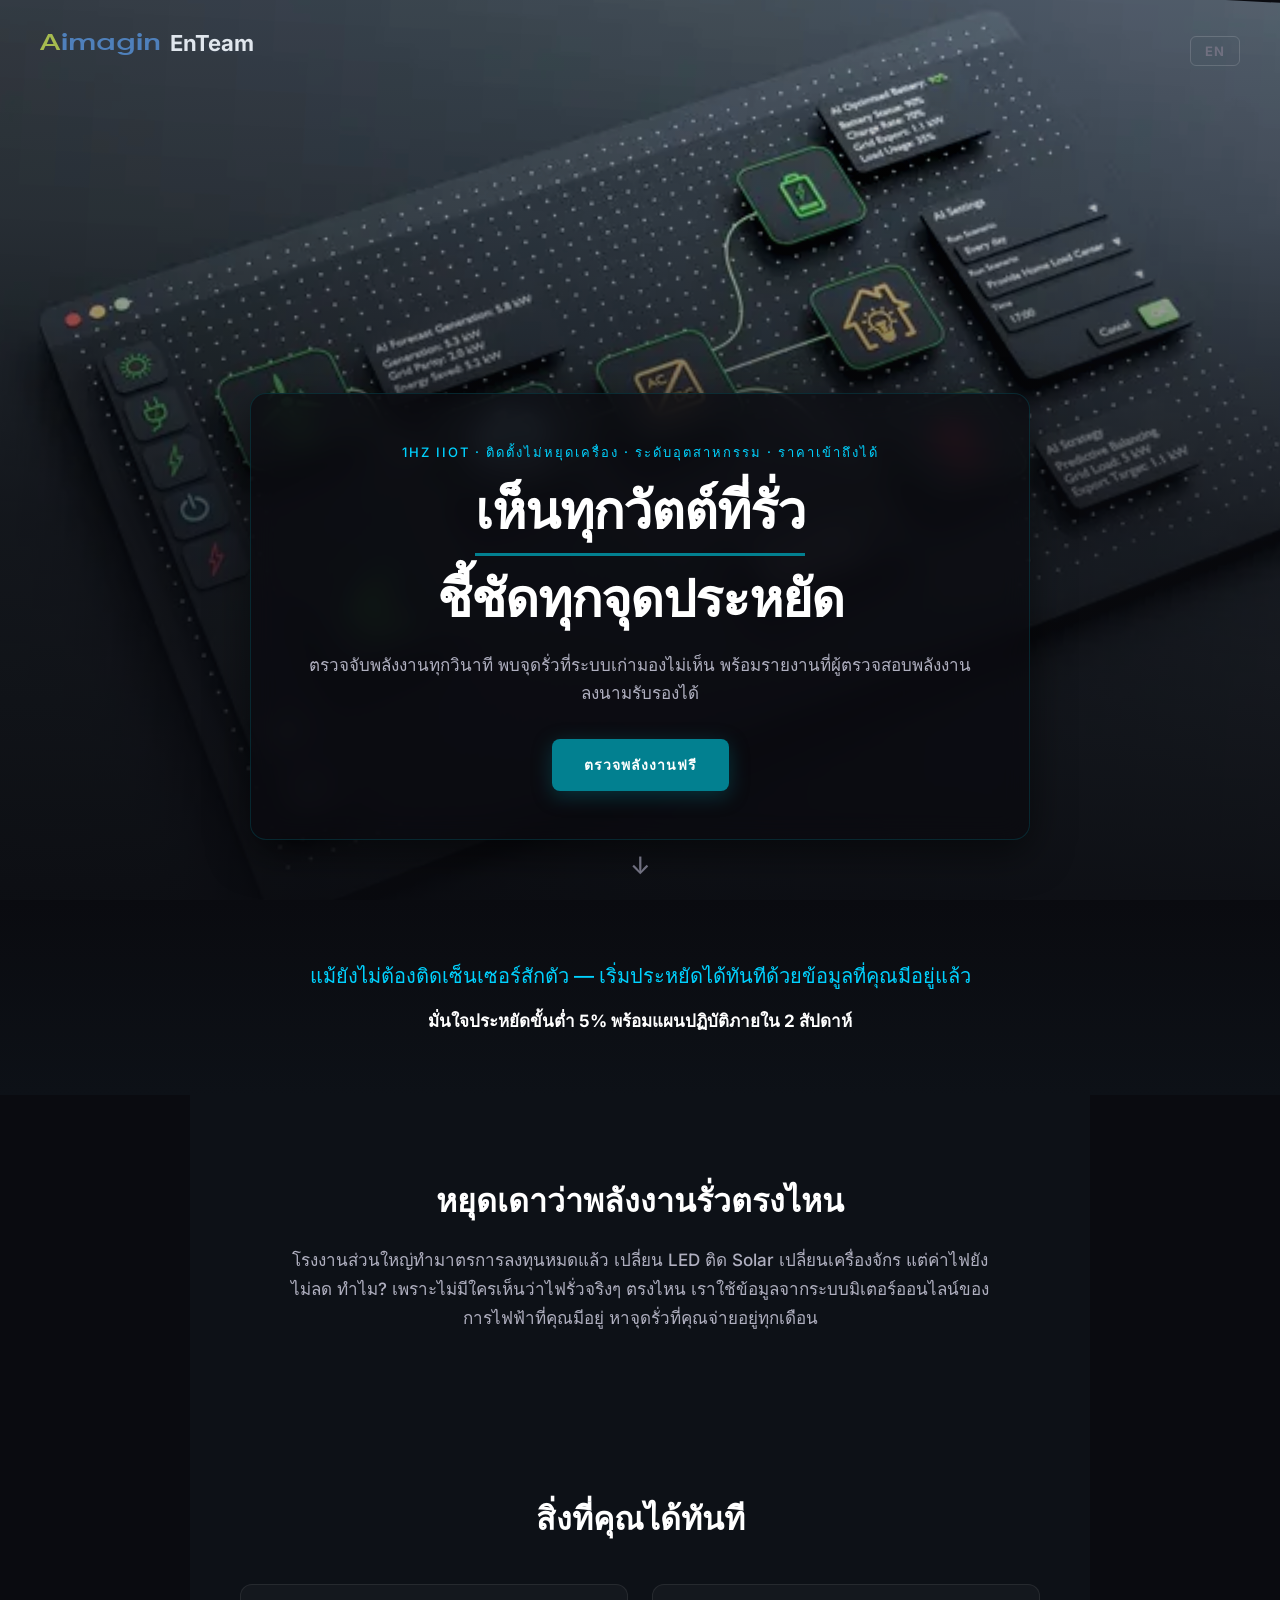
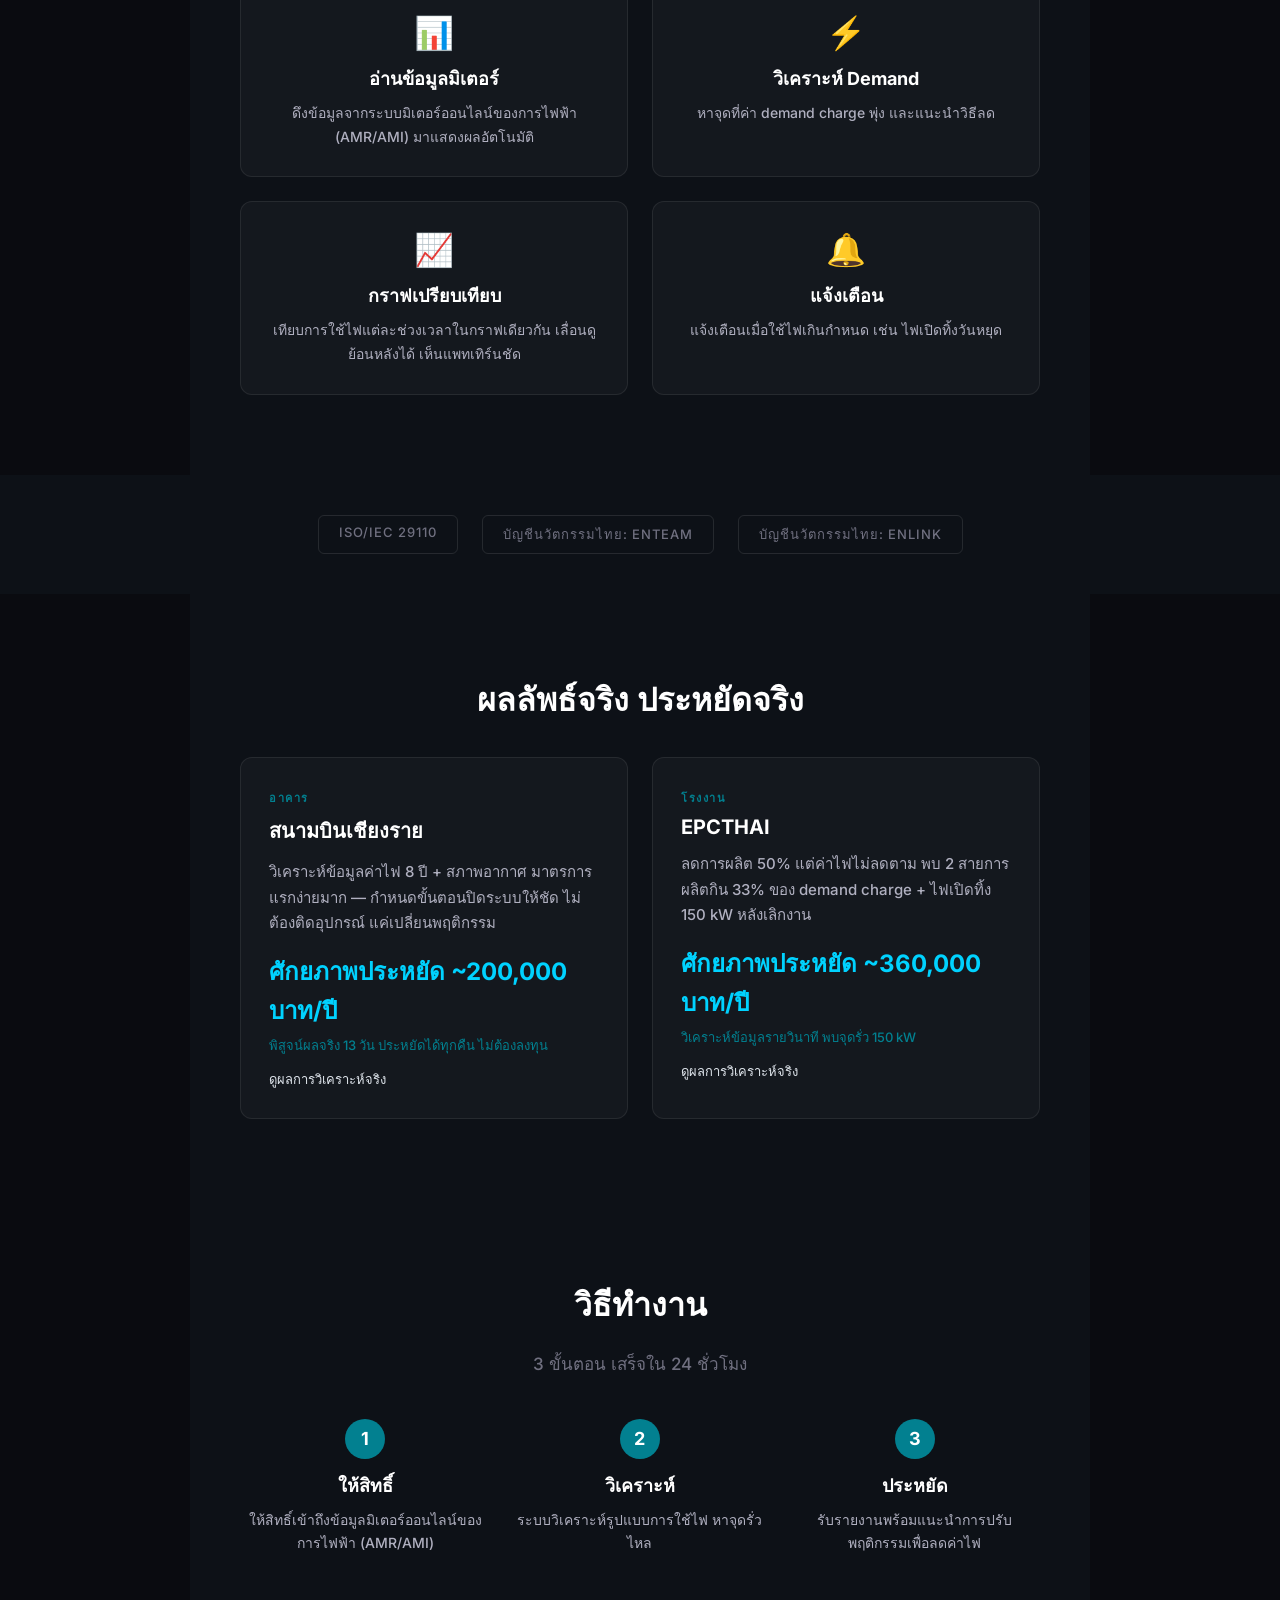
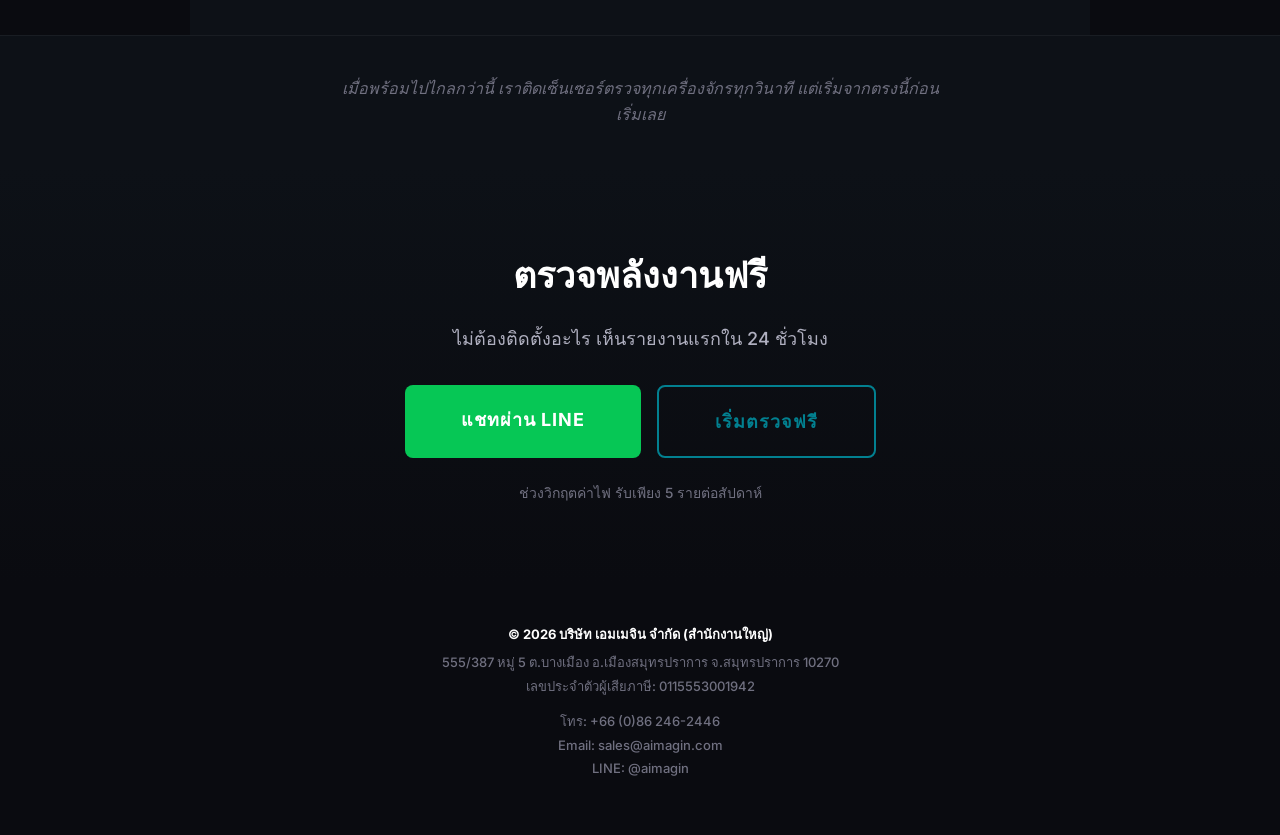
<file: index.html>
<!DOCTYPE html>
<html lang="th">
<head>
  <meta charset="utf-8">
  <!-- Google Analytics -->
  <script async src="https://www.googletagmanager.com/gtag/js?id=G-S3CKZ8LW3E"></script>
  <script>window.dataLayer=window.dataLayer||[];function gtag(){dataLayer.push(arguments);}gtag('js',new Date());gtag('config','G-S3CKZ8LW3E');</script>
  <meta name="viewport" content="width=device-width, initial-scale=1">
  <title>EnTeam — เห็นทุกวัตต์ที่รั่ว</title>
  <meta name="description" content="Real-time energy monitoring for factories and buildings. Install in 15 minutes, see every second, get savings your auditor can sign.">
  <link rel="manifest" href="/manifest.json">
  <meta name="theme-color" content="#028090">
  <link rel="stylesheet" href="/assets/css/style.css">
</head>
<body>
  <a href="#main-content" class="skip-link">ข้ามไปยังเนื้อหาหลัก</a>

  <main id="main-content">

    <!-- ===== SECTION 1: HERO (full viewport) ===== -->
    <section class="hero" aria-label="EnTeam hero">
      <div class="logo">
        <img src="/assets/img/aimagin-logo.svg" alt="Aimagin" class="logo-img">
        <div class="logo-group">
          <span class="logo-text">EnTeam</span>
        </div>
      </div>

      <a href="/en/" class="lang-toggle" aria-label="Switch to EN">
        EN
      </a>

      <div class="hero-bg">
        <picture>
          <source media="(max-width: 768px)" srcset="/assets/img/enteam-hero-mobile.webp">
          <img src="/assets/img/enteam-hero.webp"
               alt="EnTeam IIoT Energy Management Dashboard"
               width="800" height="500" fetchpriority="high">
        </picture>
        <div class="hero-overlay"></div>
      </div>

      <div class="glass-card">
        <p class="hero-tag">1Hz IIoT · ติดตั้งไม่หยุดเครื่อง · ระดับอุตสาหกรรม · ราคาเข้าถึงได้</p>
        <h1 class="hero-headline">
          <span class="underline">เห็นทุกวัตต์ที่รั่ว</span>
          <span class="line-break">ชี้ชัดทุกจุดประหยัด</span>
        </h1>
        <p class="hero-body">ตรวจจับพลังงานทุกวินาที พบจุดรั่วที่ระบบเก่ามองไม่เห็น พร้อมรายงานที่ผู้ตรวจสอบพลังงานลงนามรับรองได้</p>
        <div class="hero-buttons">
          <a href="#cta" class="btn-primary">ตรวจพลังงานฟรี</a>
        </div>
      </div>

      <a href="#bridge" class="scroll-hint" aria-label="Scroll down">↓</a>
    </section>

    <!-- ===== BRIDGE ===== -->
    <section id="bridge" class="section-bridge">
      <p class="bridge-text">แม้ยังไม่ต้องติดเซ็นเซอร์สักตัว — เริ่มประหยัดได้ทันทีด้วยข้อมูลที่คุณมีอยู่แล้ว</p>
      <p class="bridge-promise">มั่นใจประหยัดขั้นต่ำ 5% พร้อมแผนปฏิบัติภายใน 2 สัปดาห์</p>
    </section>

    <!-- ===== SECTION 2: PROBLEM ===== -->
    <section class="section-dark">
      <h2>หยุดเดาว่าพลังงานรั่วตรงไหน</h2>
      <p>โรงงานส่วนใหญ่ทำมาตรการลงทุนหมดแล้ว เปลี่ยน LED ติด Solar เปลี่ยนเครื่องจักร แต่ค่าไฟยังไม่ลด ทำไม? เพราะไม่มีใครเห็นว่าไฟรั่วจริงๆ ตรงไหน เราใช้ข้อมูลจากระบบมิเตอร์ออนไลน์ของการไฟฟ้าที่คุณมีอยู่ หาจุดรั่วที่คุณจ่ายอยู่ทุกเดือน</p>
    </section>

    <!-- ===== KEY FEATURES ===== -->
    <section class="section-dark">
      <h2>สิ่งที่คุณได้ทันที</h2>
      <div class="features-grid">
        <div class="feature">
          <div class="feature-icon">📊</div>
          <h3>อ่านข้อมูลมิเตอร์</h3>
          <p>ดึงข้อมูลจากระบบมิเตอร์ออนไลน์ของการไฟฟ้า (AMR/AMI) มาแสดงผลอัตโนมัติ</p>
        </div>
        <div class="feature">
          <div class="feature-icon">⚡</div>
          <h3>วิเคราะห์ Demand</h3>
          <p>หาจุดที่ค่า demand charge พุ่ง และแนะนำวิธีลด</p>
        </div>
        <div class="feature">
          <div class="feature-icon">📈</div>
          <h3>กราฟเปรียบเทียบ</h3>
          <p>เทียบการใช้ไฟแต่ละช่วงเวลาในกราฟเดียวกัน เลื่อนดูย้อนหลังได้ เห็นแพทเทิร์นชัด</p>
        </div>
        <div class="feature">
          <div class="feature-icon">🔔</div>
          <h3>แจ้งเตือน</h3>
          <p>แจ้งเตือนเมื่อใช้ไฟเกินกำหนด เช่น ไฟเปิดทิ้งวันหยุด</p>
        </div>
      </div>
    </section>

    <!-- ===== TRUST BAR ===== -->
    <section class="section-trust">
      <span class="trust-badge">ISO/IEC 29110</span>
      <span class="trust-badge">บัญชีนวัตกรรมไทย: EnTeam</span>
      <span class="trust-badge">บัญชีนวัตกรรมไทย: EnLink</span>
    </section>

    <!-- ===== SECTION 3: CASE STUDIES ===== -->
    <section class="section-dark">
      <h2>ผลลัพธ์จริง ประหยัดจริง</h2>
      <div class="case-grid">
        <div class="case-card">
          <span class="case-type">อาคาร</span>
          <h3>สนามบินเชียงราย</h3>
          <p>วิเคราะห์ข้อมูลค่าไฟ 8 ปี + สภาพอากาศ มาตรการแรกง่ายมาก — กำหนดขั้นตอนปิดระบบให้ชัด ไม่ต้องติดอุปกรณ์ แค่เปลี่ยนพฤติกรรม</p>
          <div class="case-result">ศักยภาพประหยัด ~200,000 บาท/ปี</div>
          <p class="case-highlight">พิสูจน์ผลจริง 13 วัน ประหยัดได้ทุกคืน ไม่ต้องลงทุน</p>
          <small>ดูผลการวิเคราะห์จริง</small>
        </div>
        <div class="case-card">
          <span class="case-type">โรงงาน</span>
          <h3>EPCTHAI</h3>
          <p>ลดการผลิต 50% แต่ค่าไฟไม่ลดตาม พบ 2 สายการผลิตกิน 33% ของ demand charge + ไฟเปิดทิ้ง 150 kW หลังเลิกงาน</p>
          <div class="case-result">ศักยภาพประหยัด ~360,000 บาท/ปี</div>
          <p class="case-highlight">วิเคราะห์ข้อมูลรายวินาที พบจุดรั่ว 150 kW</p>
          <small>ดูผลการวิเคราะห์จริง</small>
        </div>
      </div>
    </section>

    <!-- ===== SECTION 4: HOW IT WORKS ===== -->
    <section class="section-dark">
      <h2>วิธีทำงาน</h2>
      <p class="section-sub">3 ขั้นตอน เสร็จใน 24 ชั่วโมง</p>
      <div class="steps-grid">
        <div class="step">
          <div class="step-num">1</div>
          <h3>ให้สิทธิ์</h3>
          <p>ให้สิทธิ์เข้าถึงข้อมูลมิเตอร์ออนไลน์ของการไฟฟ้า (AMR/AMI)</p>
        </div>
        <div class="step">
          <div class="step-num">2</div>
          <h3>วิเคราะห์</h3>
          <p>ระบบวิเคราะห์รูปแบบการใช้ไฟ หาจุดรั่วไหล</p>
        </div>
        <div class="step">
          <div class="step-num">3</div>
          <h3>ประหยัด</h3>
          <p>รับรายงานพร้อมแนะนำการปรับพฤติกรรมเพื่อลดค่าไฟ</p>
        </div>
      </div>
    </section>

    <!-- ===== SECTION 5: LONG-TERM PATH ===== -->
    <section class="section-path">
      <p>เมื่อพร้อมไปไกลกว่านี้ เราติดเซ็นเซอร์ตรวจทุกเครื่องจักรทุกวินาที แต่เริ่มจากตรงนี้ก่อน เริ่มเลย</p>
    </section>

    <!-- ===== SECTION 6: CTA ===== -->
    <section id="cta" class="section-cta">
      <h2>ตรวจพลังงานฟรี</h2>
      <p>ไม่ต้องติดตั้งอะไร เห็นรายงานแรกใน 24 ชั่วโมง</p>
      <div class="cta-buttons">
        <a href="https://line.me/R/ti/p/@aimagin" class="btn-line btn-lg" target="_blank" rel="noopener">แชทผ่าน LINE</a>
        <a href="mailto:sales@aimagin.com" class="btn-ghost btn-lg">เริ่มตรวจฟรี</a>
      </div>
      <p class="cta-urgency">ช่วงวิกฤตค่าไฟ รับเพียง 5 รายต่อสัปดาห์</p>
    </section>

  </main>

  <footer class="site-footer">
    <div class="footer-grid">
      <div class="footer-col">
        <p class="footer-company">&copy; 2026 บริษัท เอมเมจิน จำกัด (สำนักงานใหญ่)</p>
        <p class="footer-detail">555/387 หมู่ 5 ต.บางเมือง อ.เมืองสมุทรปราการ จ.สมุทรปราการ 10270</p>
        <p class="footer-detail">เลขประจำตัวผู้เสียภาษี: 0115553001942</p>
      </div>
      <div class="footer-col">
        <p class="footer-detail">โทร: +66 (0)86 246-2446</p>
        <p class="footer-detail">Email: sales@aimagin.com</p>
        <p class="footer-detail">LINE: @aimagin</p>
      </div>
    </div>
  </footer>
</body>
</html>
</file>
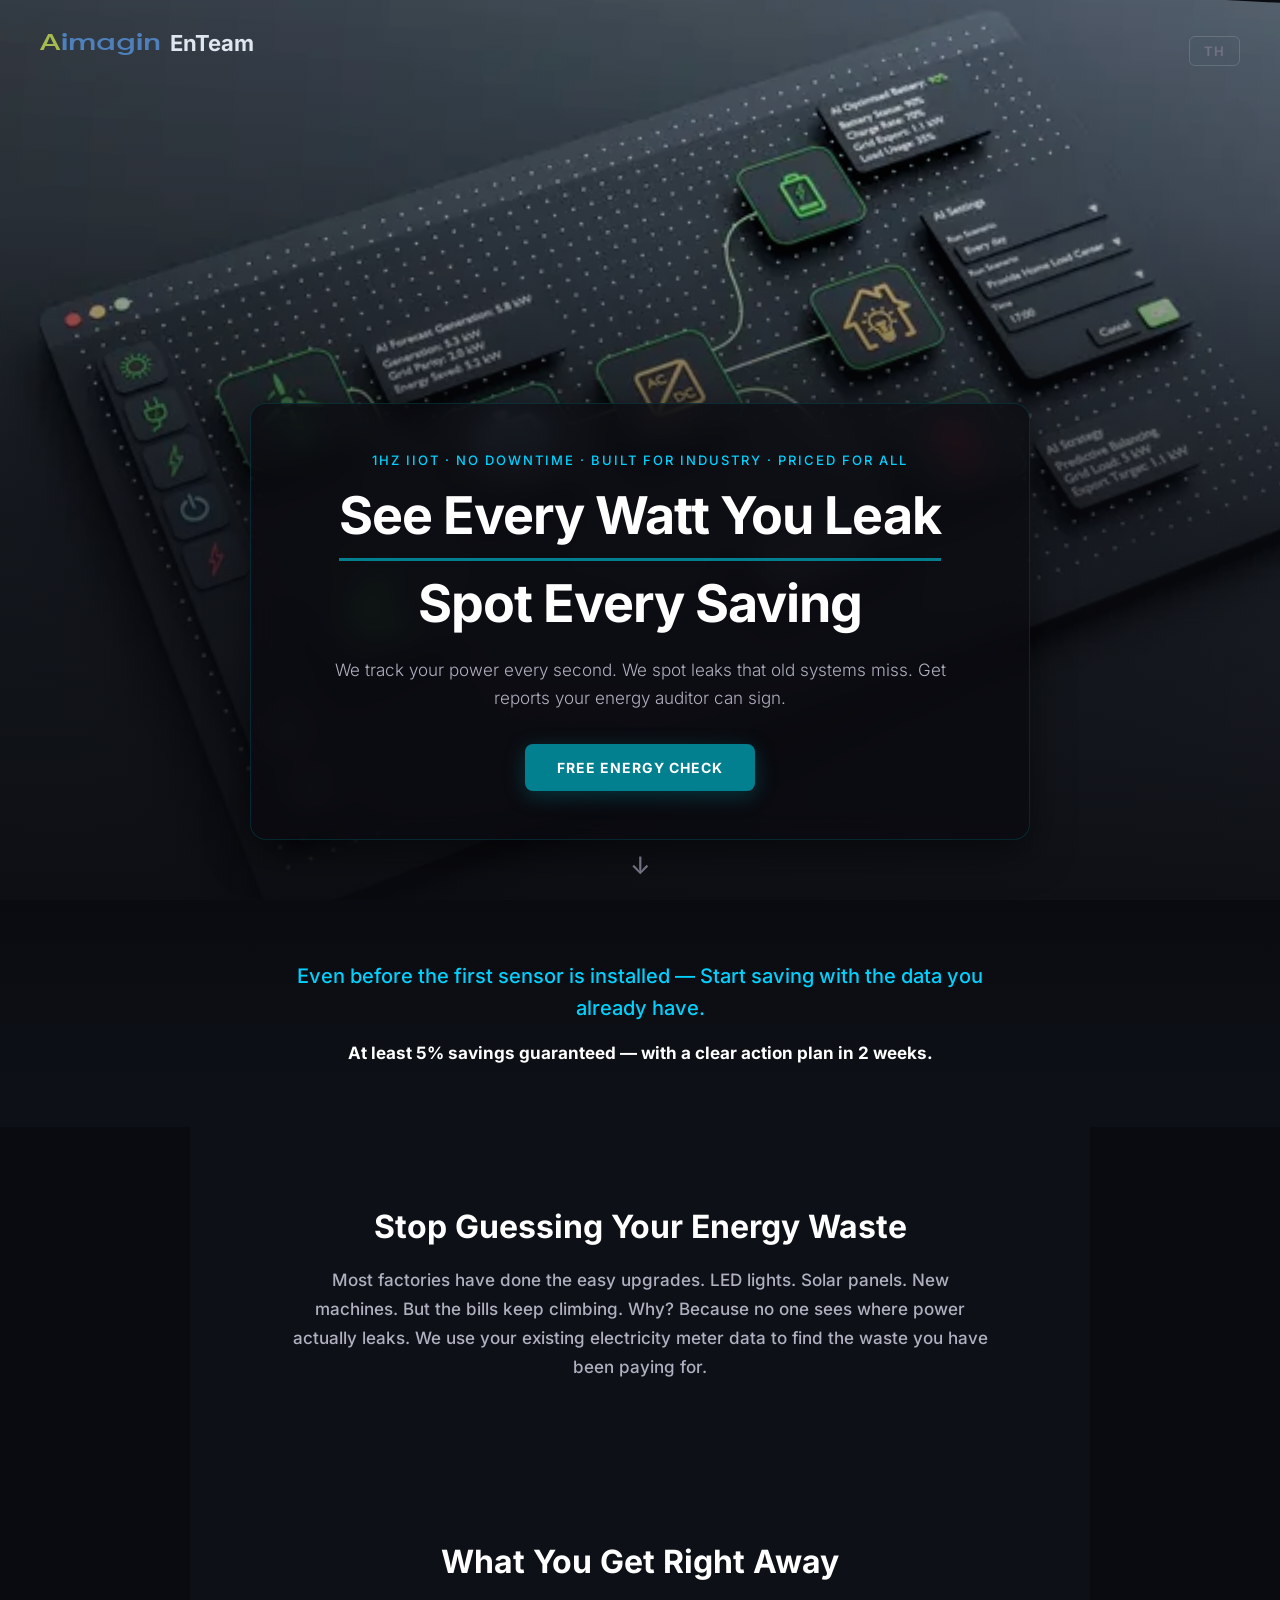
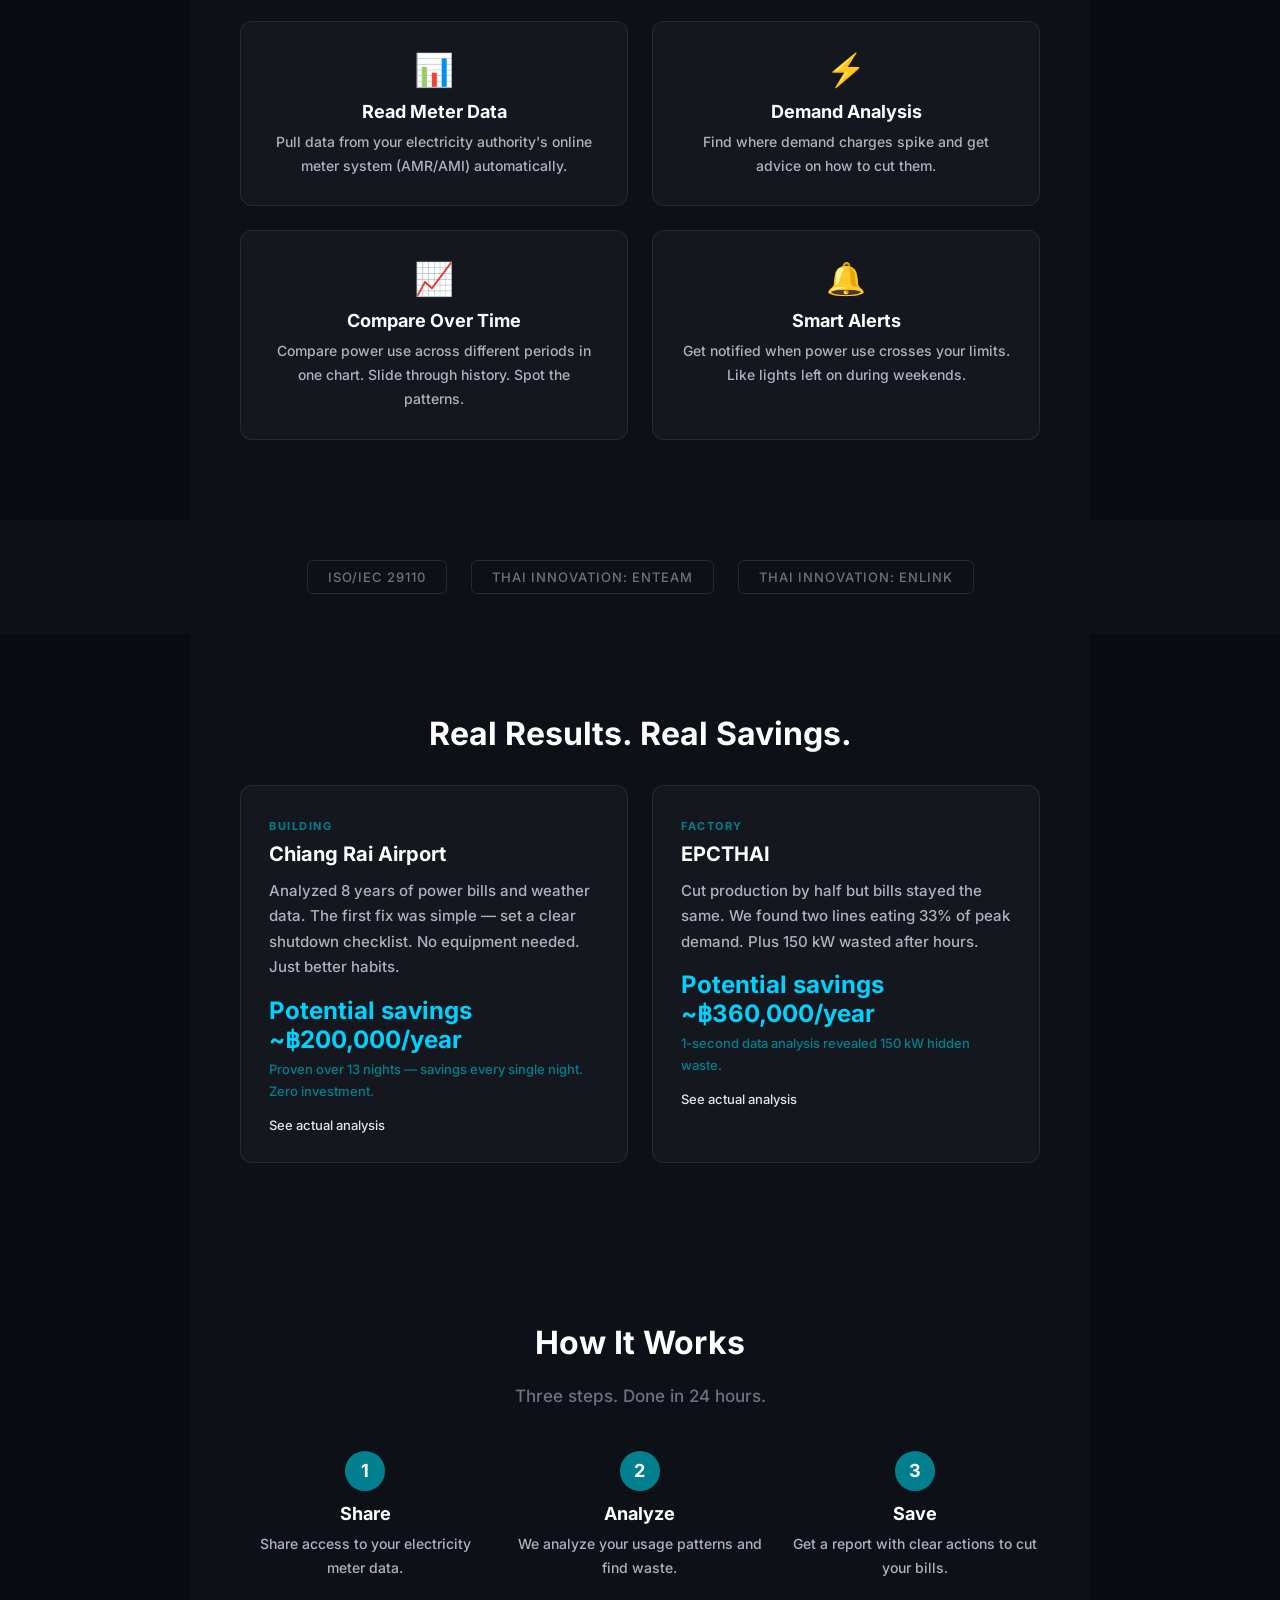
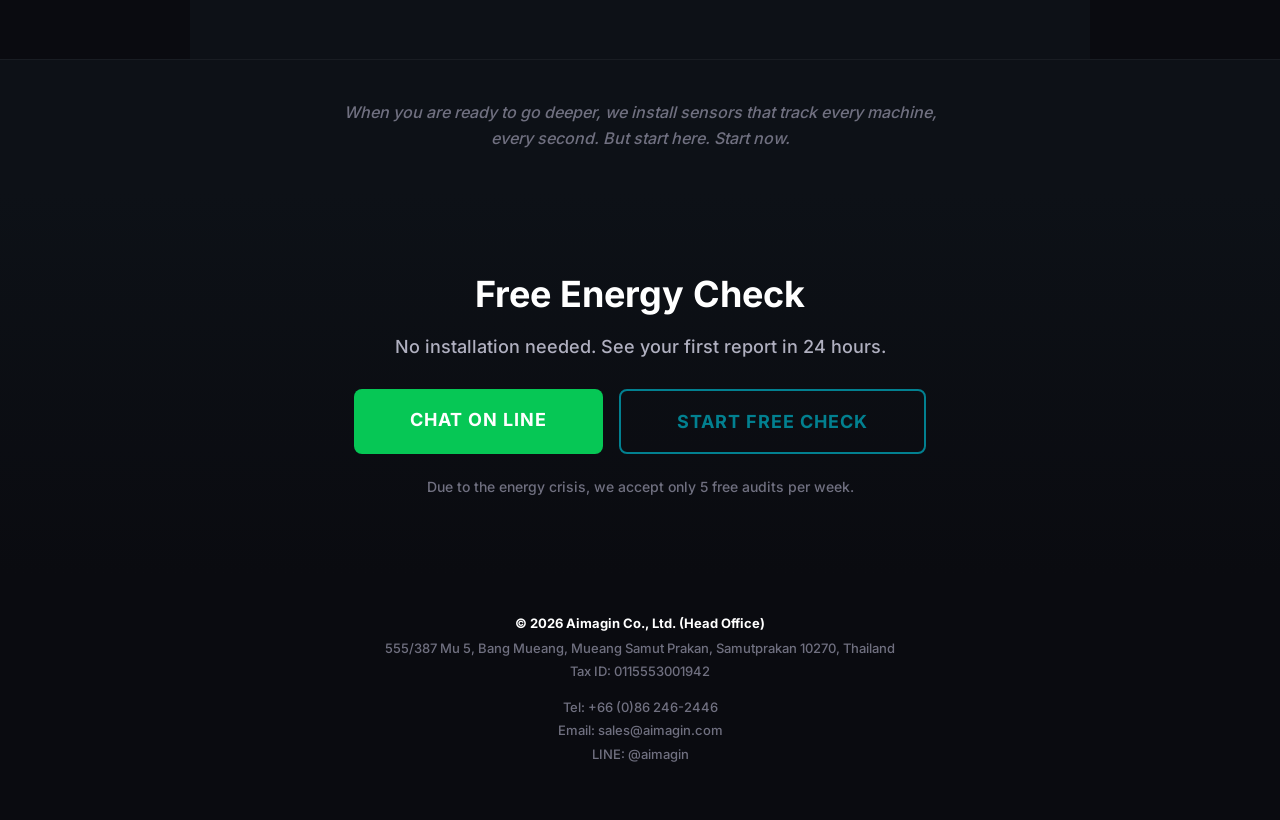
<file: en/index.html>
<!DOCTYPE html>
<html lang="en">
<head>
  <meta charset="utf-8">
  <!-- Google Analytics -->
  <script async src="https://www.googletagmanager.com/gtag/js?id=G-S3CKZ8LW3E"></script>
  <script>window.dataLayer=window.dataLayer||[];function gtag(){dataLayer.push(arguments);}gtag('js',new Date());gtag('config','G-S3CKZ8LW3E');</script>
  <meta name="viewport" content="width=device-width, initial-scale=1">
  <title>EnTeam — See Every Watt You Leak</title>
  <meta name="description" content="Real-time energy monitoring for factories and buildings. Install in 15 minutes, see every second, get savings your auditor can sign.">
  <link rel="manifest" href="/manifest.json">
  <meta name="theme-color" content="#028090">
  <link rel="stylesheet" href="/assets/css/style.css">
</head>
<body>
  <a href="#main-content" class="skip-link">Skip to main content</a>

  <main id="main-content">

    <!-- ===== SECTION 1: HERO (full viewport) ===== -->
    <section class="hero" aria-label="EnTeam hero">
      <div class="logo">
        <img src="/assets/img/aimagin-logo.svg" alt="Aimagin" class="logo-img">
        <div class="logo-group">
          <span class="logo-text">EnTeam</span>
        </div>
      </div>

      <a href="/" class="lang-toggle" aria-label="Switch to TH">
        TH
      </a>

      <div class="hero-bg">
        <picture>
          <source media="(max-width: 768px)" srcset="/assets/img/enteam-hero-mobile.webp">
          <img src="/assets/img/enteam-hero.webp"
               alt="EnTeam IIoT Energy Management Dashboard"
               width="800" height="500" fetchpriority="high">
        </picture>
        <div class="hero-overlay"></div>
      </div>

      <div class="glass-card">
        <p class="hero-tag">1Hz IIoT · No Downtime · Built for Industry · Priced for All</p>
        <h1 class="hero-headline">
          <span class="underline">See Every Watt You Leak</span>
          <span class="line-break">Spot Every Saving</span>
        </h1>
        <p class="hero-body">We track your power every second. We spot leaks that old systems miss. Get reports your energy auditor can sign.</p>
        <div class="hero-buttons">
          <a href="#cta" class="btn-primary">Free Energy Check</a>
        </div>
      </div>

      <a href="#bridge" class="scroll-hint" aria-label="Scroll down">↓</a>
    </section>

    <!-- ===== BRIDGE ===== -->
    <section id="bridge" class="section-bridge">
      <p class="bridge-text">Even before the first sensor is installed — Start saving with the data you already have.</p>
      <p class="bridge-promise">At least 5% savings guaranteed — with a clear action plan in 2 weeks.</p>
    </section>

    <!-- ===== SECTION 2: PROBLEM ===== -->
    <section class="section-dark">
      <h2>Stop Guessing Your Energy Waste</h2>
      <p>Most factories have done the easy upgrades. LED lights. Solar panels. New machines. But the bills keep climbing. Why? Because no one sees where power actually leaks. We use your existing electricity meter data to find the waste you have been paying for.</p>
    </section>

    <!-- ===== KEY FEATURES ===== -->
    <section class="section-dark">
      <h2>What You Get Right Away</h2>
      <div class="features-grid">
        <div class="feature">
          <div class="feature-icon">📊</div>
          <h3>Read Meter Data</h3>
          <p>Pull data from your electricity authority's online meter system (AMR/AMI) automatically.</p>
        </div>
        <div class="feature">
          <div class="feature-icon">⚡</div>
          <h3>Demand Analysis</h3>
          <p>Find where demand charges spike and get advice on how to cut them.</p>
        </div>
        <div class="feature">
          <div class="feature-icon">📈</div>
          <h3>Compare Over Time</h3>
          <p>Compare power use across different periods in one chart. Slide through history. Spot the patterns.</p>
        </div>
        <div class="feature">
          <div class="feature-icon">🔔</div>
          <h3>Smart Alerts</h3>
          <p>Get notified when power use crosses your limits. Like lights left on during weekends.</p>
        </div>
      </div>
    </section>

    <!-- ===== TRUST BAR ===== -->
    <section class="section-trust">
      <span class="trust-badge">ISO/IEC 29110</span>
      <span class="trust-badge">Thai Innovation: EnTeam</span>
      <span class="trust-badge">Thai Innovation: EnLink</span>
    </section>

    <!-- ===== SECTION 3: CASE STUDIES ===== -->
    <section class="section-dark">
      <h2>Real Results. Real Savings.</h2>
      <div class="case-grid">
        <div class="case-card">
          <span class="case-type">Building</span>
          <h3>Chiang Rai Airport</h3>
          <p>Analyzed 8 years of power bills and weather data. The first fix was simple — set a clear shutdown checklist. No equipment needed. Just better habits.</p>
          <div class="case-result">Potential savings ~฿200,000/year</div>
          <p class="case-highlight">Proven over 13 nights — savings every single night. Zero investment.</p>
          <small>See actual analysis</small>
        </div>
        <div class="case-card">
          <span class="case-type">Factory</span>
          <h3>EPCTHAI</h3>
          <p>Cut production by half but bills stayed the same. We found two lines eating 33% of peak demand. Plus 150 kW wasted after hours.</p>
          <div class="case-result">Potential savings ~฿360,000/year</div>
          <p class="case-highlight">1-second data analysis revealed 150 kW hidden waste.</p>
          <small>See actual analysis</small>
        </div>
      </div>
    </section>

    <!-- ===== SECTION 4: HOW IT WORKS ===== -->
    <section class="section-dark">
      <h2>How It Works</h2>
      <p class="section-sub">Three steps. Done in 24 hours.</p>
      <div class="steps-grid">
        <div class="step">
          <div class="step-num">1</div>
          <h3>Share</h3>
          <p>Share access to your electricity meter data.</p>
        </div>
        <div class="step">
          <div class="step-num">2</div>
          <h3>Analyze</h3>
          <p>We analyze your usage patterns and find waste.</p>
        </div>
        <div class="step">
          <div class="step-num">3</div>
          <h3>Save</h3>
          <p>Get a report with clear actions to cut your bills.</p>
        </div>
      </div>
    </section>

    <!-- ===== SECTION 5: LONG-TERM PATH ===== -->
    <section class="section-path">
      <p>When you are ready to go deeper, we install sensors that track every machine, every second. But start here. Start now.</p>
    </section>

    <!-- ===== SECTION 6: CTA ===== -->
    <section id="cta" class="section-cta">
      <h2>Free Energy Check</h2>
      <p>No installation needed. See your first report in 24 hours.</p>
      <div class="cta-buttons">
        <a href="https://line.me/R/ti/p/@aimagin" class="btn-line btn-lg" target="_blank" rel="noopener">Chat on LINE</a>
        <a href="mailto:sales@aimagin.com" class="btn-ghost btn-lg">Start Free Check</a>
      </div>
      <p class="cta-urgency">Due to the energy crisis, we accept only 5 free audits per week.</p>
    </section>

  </main>

  <footer class="site-footer">
    <div class="footer-grid">
      <div class="footer-col">
        <p class="footer-company">&copy; 2026 Aimagin Co., Ltd. (Head Office)</p>
        <p class="footer-detail">555/387 Mu 5, Bang Mueang, Mueang Samut Prakan, Samutprakan 10270, Thailand</p>
        <p class="footer-detail">Tax ID: 0115553001942</p>
      </div>
      <div class="footer-col">
        <p class="footer-detail">Tel: +66 (0)86 246-2446</p>
        <p class="footer-detail">Email: sales@aimagin.com</p>
        <p class="footer-detail">LINE: @aimagin</p>
      </div>
    </div>
  </footer>
</body>
</html>
</file>
<file: assets/css/style.css>
@font-face{font-family:"Inter";font-weight:300;font-style:normal;font-display:swap;src:url("../fonts/inter-300-latin.woff2") format("woff2")}@font-face{font-family:"Inter";font-weight:500;font-style:normal;font-display:swap;src:url("../fonts/inter-500-latin.woff2") format("woff2")}@font-face{font-family:"Inter";font-weight:700;font-style:normal;font-display:swap;src:url("../fonts/inter-700-latin.woff2") format("woff2")}@font-face{font-family:"IBM Plex Sans Thai";font-weight:300;font-style:normal;font-display:swap;src:url("../fonts/ibm-plex-thai-300.woff2") format("woff2")}@font-face{font-family:"IBM Plex Sans Thai";font-weight:700;font-style:normal;font-display:swap;src:url("../fonts/ibm-plex-thai-700.woff2") format("woff2")}*{margin:0;padding:0;box-sizing:border-box}body{background-color:#0a0b10;color:#e0e6ed;font-family:"Inter","IBM Plex Sans Thai",-apple-system,sans-serif;-webkit-font-smoothing:antialiased}a{color:#028090;text-decoration:none}a:hover{color:#00d2ff}.skip-link{position:absolute;top:-100px;left:0;background:#028090;color:#fff;padding:8px 16px;z-index:100}.skip-link:focus{top:0}.hero{position:relative;min-height:100vh;min-height:100dvh;display:flex;align-items:flex-end;justify-content:center;overflow:hidden;background-color:#0a0b10}.logo{position:absolute;top:30px;left:40px;display:flex;align-items:flex-start;z-index:10}.logo-img{height:22px;width:auto;margin-top:3px}.logo-group{display:flex;flex-direction:column;margin-left:10px}.logo-text{font-weight:700;font-size:22px;color:#e0e6ed}.logo-sub{font-weight:400;font-size:11px;color:#707080;letter-spacing:.5px}.hero-bg{position:absolute;top:-30px;left:-5%;width:110%;height:110%;z-index:1}.hero-bg img{width:100%;height:100%;object-fit:cover;transform:rotate(3deg);filter:hue-rotate(-15deg) contrast(1.05) brightness(0.9)}.hero-overlay{position:absolute;top:0;left:0;width:100%;height:100%;background:linear-gradient(180deg, rgba(10, 11, 16, 0) 0%, rgba(10, 11, 16, 0.2) 25%, rgba(10, 11, 16, 0.7) 55%, rgba(10, 11, 16, 0.95) 100%);z-index:2}.glass-card{display:flex;flex-direction:column;align-items:center;text-align:center;position:relative;z-index:3;margin:auto auto 60px auto;padding:48px 56px;max-width:780px;width:calc(100% - 80px);background:rgba(10,11,16,.72);backdrop-filter:blur(14px);-webkit-backdrop-filter:blur(14px);border-radius:16px;border:1px solid rgba(2,128,144,.25);box-shadow:0 12px 40px rgba(0,0,0,.5)}.hero-tag{text-transform:uppercase;letter-spacing:2px;color:#00d2ff;font-weight:500;font-size:13px;margin-bottom:20px}.hero-headline{font-size:clamp(28px,7vw,52px);font-weight:700;line-height:1.08;margin-bottom:24px;letter-spacing:-1px;color:#fff}.hero-headline .underline{border-bottom:3px solid #028090;padding-bottom:.2em;white-space:nowrap}.hero-headline .line-break{display:block;margin-top:.6em;white-space:nowrap}.hero-body{font-size:17px;color:#b0b0c0;line-height:1.65;margin-bottom:0;font-weight:300}.hero-buttons{display:flex;gap:16px;width:100%;margin-top:32px;justify-content:center}.btn-primary{background-color:#028090;color:#fff;text-decoration:none;padding:15px 32px;border-radius:8px;font-weight:600;font-size:14px;letter-spacing:1px;text-transform:uppercase;box-shadow:0 5px 20px rgba(2,128,144,.35);transition:background-color .3s,box-shadow .3s}.btn-primary:hover{background-color:#02697a;box-shadow:0 8px 25px rgba(2,128,144,.5);color:#fff}.btn-ghost{background-color:rgba(0,0,0,0);color:#028090;text-decoration:none;padding:15px 32px;border-radius:8px;font-weight:600;font-size:14px;letter-spacing:1px;text-transform:uppercase;border:2px solid #028090;transition:background-color .3s,color .3s}.btn-ghost:hover{background-color:rgba(2,128,144,.1);color:#00d2ff}.btn-line{background-color:#06c755;color:#fff;text-decoration:none;padding:15px 32px;border-radius:8px;font-weight:600;font-size:14px;letter-spacing:1px;text-transform:uppercase;transition:background-color .3s}.btn-line:hover{background-color:#05b04c;color:#fff}.lang-toggle{position:absolute;top:36px;right:40px;z-index:10;color:#707080;font-size:13px;font-weight:600;letter-spacing:1px;padding:6px 14px;border:1px solid hsla(0,0%,100%,.15);border-radius:6px;text-decoration:none;transition:color .3s,border-color .3s}.lang-toggle:hover{color:#e0e6ed;border-color:#028090}.scroll-hint{position:absolute;bottom:20px;left:50%;transform:translateX(-50%);z-index:5;color:#707080;font-size:24px;text-decoration:none;animation:bounce 2s infinite}@keyframes bounce{0%,100%{transform:translateX(-50%) translateY(0)}50%{transform:translateX(-50%) translateY(8px)}}.section-bridge{text-align:center;padding:60px 40px;background:linear-gradient(180deg, #0A0B10 0%, #0D1117 100%)}.bridge-text{font-size:20px;color:#00d2ff;font-weight:500;max-width:700px;margin:0 auto;line-height:1.6}.bridge-promise{font-size:17px;color:#fff;font-weight:700;max-width:700px;margin:16px auto 0;line-height:1.6}.section-dark{padding:80px 40px;background:#0d1117;max-width:900px;margin:0 auto}.section-dark h2{font-size:32px;font-weight:700;color:#fff;margin-bottom:20px;text-align:center}.section-dark p{font-size:17px;color:#b0b0c0;line-height:1.7;max-width:700px;margin:0 auto;text-align:center}.section-dark .section-sub{color:#707080;margin-bottom:40px}.features-grid{display:grid;grid-template-columns:1fr 1fr;gap:24px;margin-top:40px;max-width:800px;margin-left:auto;margin-right:auto}.feature{background:hsla(0,0%,100%,.03);border:1px solid hsla(0,0%,100%,.08);border-radius:12px;padding:28px;text-align:center}.feature .feature-icon{font-size:32px;margin-bottom:12px}.feature h3{font-size:18px;color:#fff;margin-bottom:8px}.feature p{font-size:14px;text-align:center;margin:0}.section-trust{display:flex;justify-content:center;gap:24px;padding:40px 20px;background:#0d1117}.trust-badge{color:#707080;font-size:13px;font-weight:500;letter-spacing:1px;text-transform:uppercase;padding:8px 20px;border:1px solid hsla(0,0%,100%,.1);border-radius:6px}.case-grid{display:grid;grid-template-columns:1fr 1fr;gap:24px;margin-top:32px;max-width:800px;margin-left:auto;margin-right:auto}.case-card{background:hsla(0,0%,100%,.03);border:1px solid hsla(0,0%,100%,.08);border-radius:12px;padding:28px;text-align:left}.case-card .case-type{font-size:11px;text-transform:uppercase;letter-spacing:1.5px;color:#028090;font-weight:600}.case-card h3{font-size:20px;color:#fff;margin:8px 0 12px}.case-card p{font-size:15px;text-align:left;margin:0 0 16px}.case-card .case-result{font-size:24px;font-weight:700;color:#00d2ff;margin-bottom:4px}.case-card .case-highlight{font-size:13px;color:#028090;font-weight:500;margin:4px 0 12px;text-align:left}.case-card small{font-size:13px}.case-card .case-link{color:#028090;text-decoration:none}.case-card .case-link:hover{color:#00d2ff}.steps-grid{display:grid;grid-template-columns:1fr 1fr 1fr;gap:24px;margin-top:32px;max-width:800px;margin-left:auto;margin-right:auto}.step{text-align:center}.step .step-num{width:40px;height:40px;border-radius:50%;background:#028090;color:#fff;font-weight:700;font-size:18px;display:flex;align-items:center;justify-content:center;margin:0 auto 12px}.step h3{font-size:18px;color:#fff;margin-bottom:8px}.step p{font-size:14px}.section-path{text-align:center;padding:40px;background:#0d1117;border-top:1px solid hsla(0,0%,100%,.05)}.section-path p{font-size:16px;color:#707080;font-style:italic;max-width:600px;margin:0 auto;line-height:1.6}.section-cta{text-align:center;padding:80px 40px;background:linear-gradient(180deg, #0D1117 0%, #0A0B10 100%)}.section-cta h2{font-size:36px;font-weight:700;color:#fff;margin-bottom:20px}.section-cta p{font-size:18px;color:#b0b0c0;margin-bottom:32px}.section-cta .cta-buttons{display:flex;gap:16px;justify-content:center;flex-wrap:wrap}.section-cta .btn-lg{padding:20px 56px;font-size:18px;display:inline-block}.section-cta .cta-urgency{font-size:14px;color:#707080;margin-top:24px;margin-bottom:0}.site-footer{padding:40px 20px;color:#707080;font-size:13px;background:#0a0b10}.site-footer .footer-grid{max-width:800px;margin:0 auto;text-align:center}.site-footer .footer-col{margin-bottom:16px}.site-footer .footer-company{font-weight:600;color:#fff;margin-bottom:8px}.site-footer .footer-detail{margin:4px 0;line-height:1.5}.site-footer a{color:#028090}@media(max-width: 768px){.footer-grid{text-align:center}.logo{left:24px;top:20px}.lang-toggle{top:24px;right:20px;font-size:12px;padding:5px 10px}.glass-card{margin:0 16px 40px 16px;padding:28px 24px;width:calc(100% - 32px)}.hero-tag{font-size:11px;letter-spacing:1.5px;margin-bottom:14px}.hero-headline{font-size:clamp(24px,6.5vw,32px);margin-bottom:18px;letter-spacing:-0.5px}.hero-headline .underline{white-space:normal;display:block}.hero-headline .line-break{white-space:normal}.hero-body{font-size:14px;line-height:1.55}.btn-primary,.btn-ghost,.btn-line{flex:1;text-align:center;padding:14px 12px;font-size:13px;min-height:48px;display:flex;align-items:center;justify-content:center}.section-dark,.section-bridge,.section-cta{padding:40px 20px}.section-dark h2{font-size:24px}.bridge-text{font-size:17px}.features-grid{grid-template-columns:1fr}.case-grid{grid-template-columns:1fr}.steps-grid{grid-template-columns:1fr;gap:32px}.section-cta h2{font-size:28px}}/*# sourceMappingURL=style.css.map */
</file>
